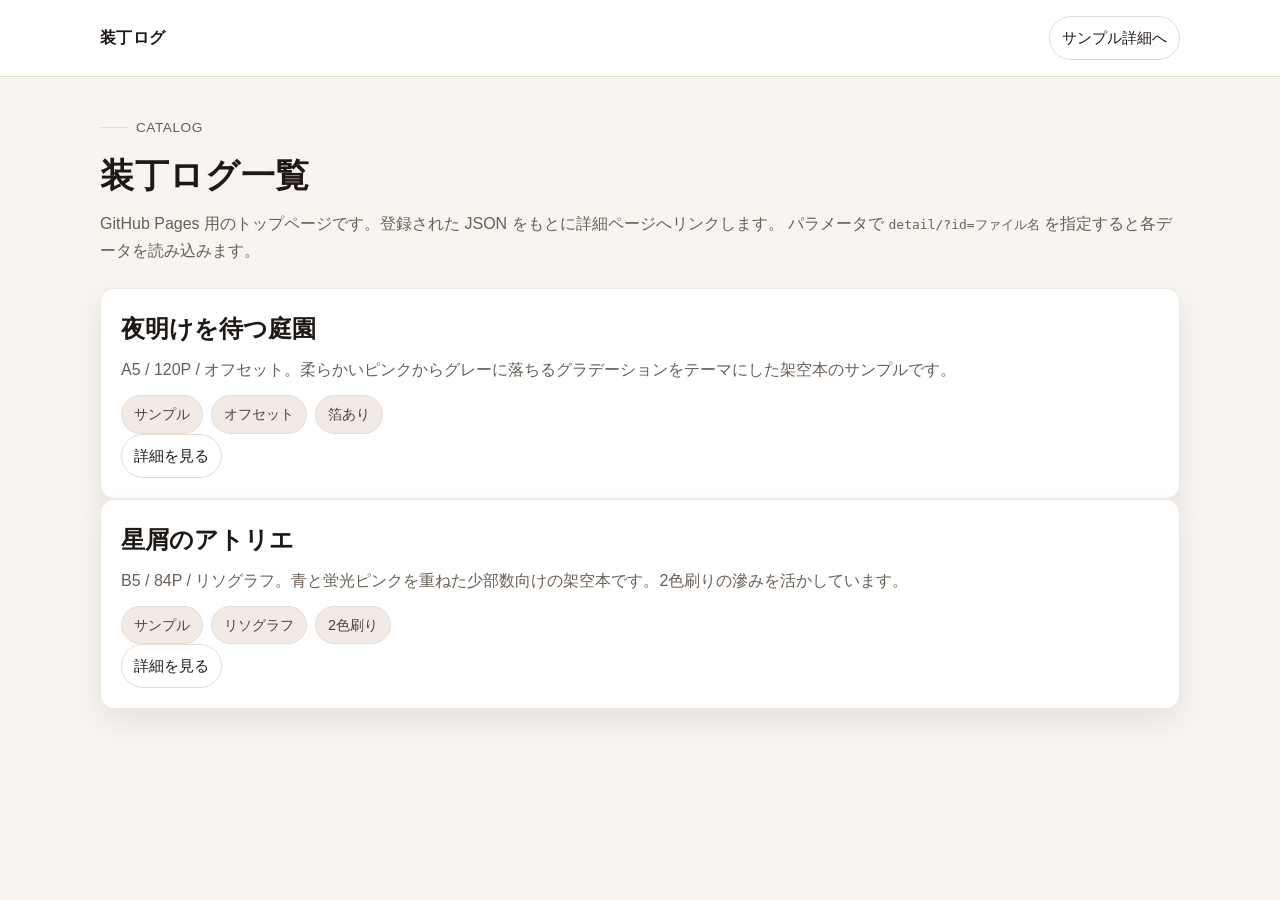
<file: index.html>
<!DOCTYPE html>
<html lang="ja">
  <head>
    <meta charset="UTF-8" />
    <meta name="viewport" content="width=device-width, initial-scale=1.0" />
    <title>装丁ログ</title>
    <link rel="stylesheet" href="css/style.css" />
  </head>
  <body>
    <header class="site-header">
      <div class="container inner">
        <div class="brand">装丁ログ</div>
        <a class="nav-link" href="detail/">サンプル詳細へ</a>
      </div>
    </header>

    <main class="page container">
      <span class="eyebrow">Catalog</span>
      <h1>装丁ログ一覧</h1>
      <p class="lead">
        GitHub Pages 用のトップページです。登録された JSON をもとに詳細ページへリンクします。
        パラメータで <code>detail/?id=ファイル名</code> を指定すると各データを読み込みます。
      </p>

      <div id="entry-list"></div>
    </main>
    <script>
      const listEl = document.getElementById("entry-list");

      const renderEntries = (entries = []) => {
        listEl.replaceChildren();
        if (!entries.length) {
          const empty = document.createElement("p");
          empty.textContent = "まだエントリがありません。detail/ に JSON を追加してください。";
          listEl.appendChild(empty);
          return;
        }

        entries.forEach((item) => {
          const card = document.createElement("div");
          card.className = "card";

          const title = document.createElement("h2");
          title.style.margin = "0 0 6px";
          title.textContent = item.title || "無題";

          const meta = document.createElement("p");
          meta.className = "lead";
          meta.style.margin = "0 0 10px";
          meta.textContent = item.lead || "";

          const tags = document.createElement("div");
          tags.className = "tag-list";
          (item.tags || []).forEach((tag) => {
            const t = document.createElement("span");
            t.className = "tag";
            t.textContent = tag;
            tags.appendChild(t);
          });

          const link = document.createElement("a");
          link.className = "nav-link";
          const param = item.data || item.id || "detail";
          link.href = `detail/?id=${encodeURIComponent(param)}`;
          link.textContent = "詳細を見る";

          card.append(title, meta, tags, link);
          listEl.appendChild(card);
        });
      };

      const fetchList = async () => {
        try {
          const res = await fetch("detail/list.json");
          if (!res.ok) throw new Error(`status: ${res.status}`);
          const data = await res.json();
          renderEntries(Array.isArray(data) ? data : data.items || []);
        } catch (err) {
          console.error("一覧の読み込みに失敗しました", err);
          renderEntries([]);
        }
      };

      document.addEventListener("DOMContentLoaded", fetchList);
    </script>
  </body>
</html>
</file>
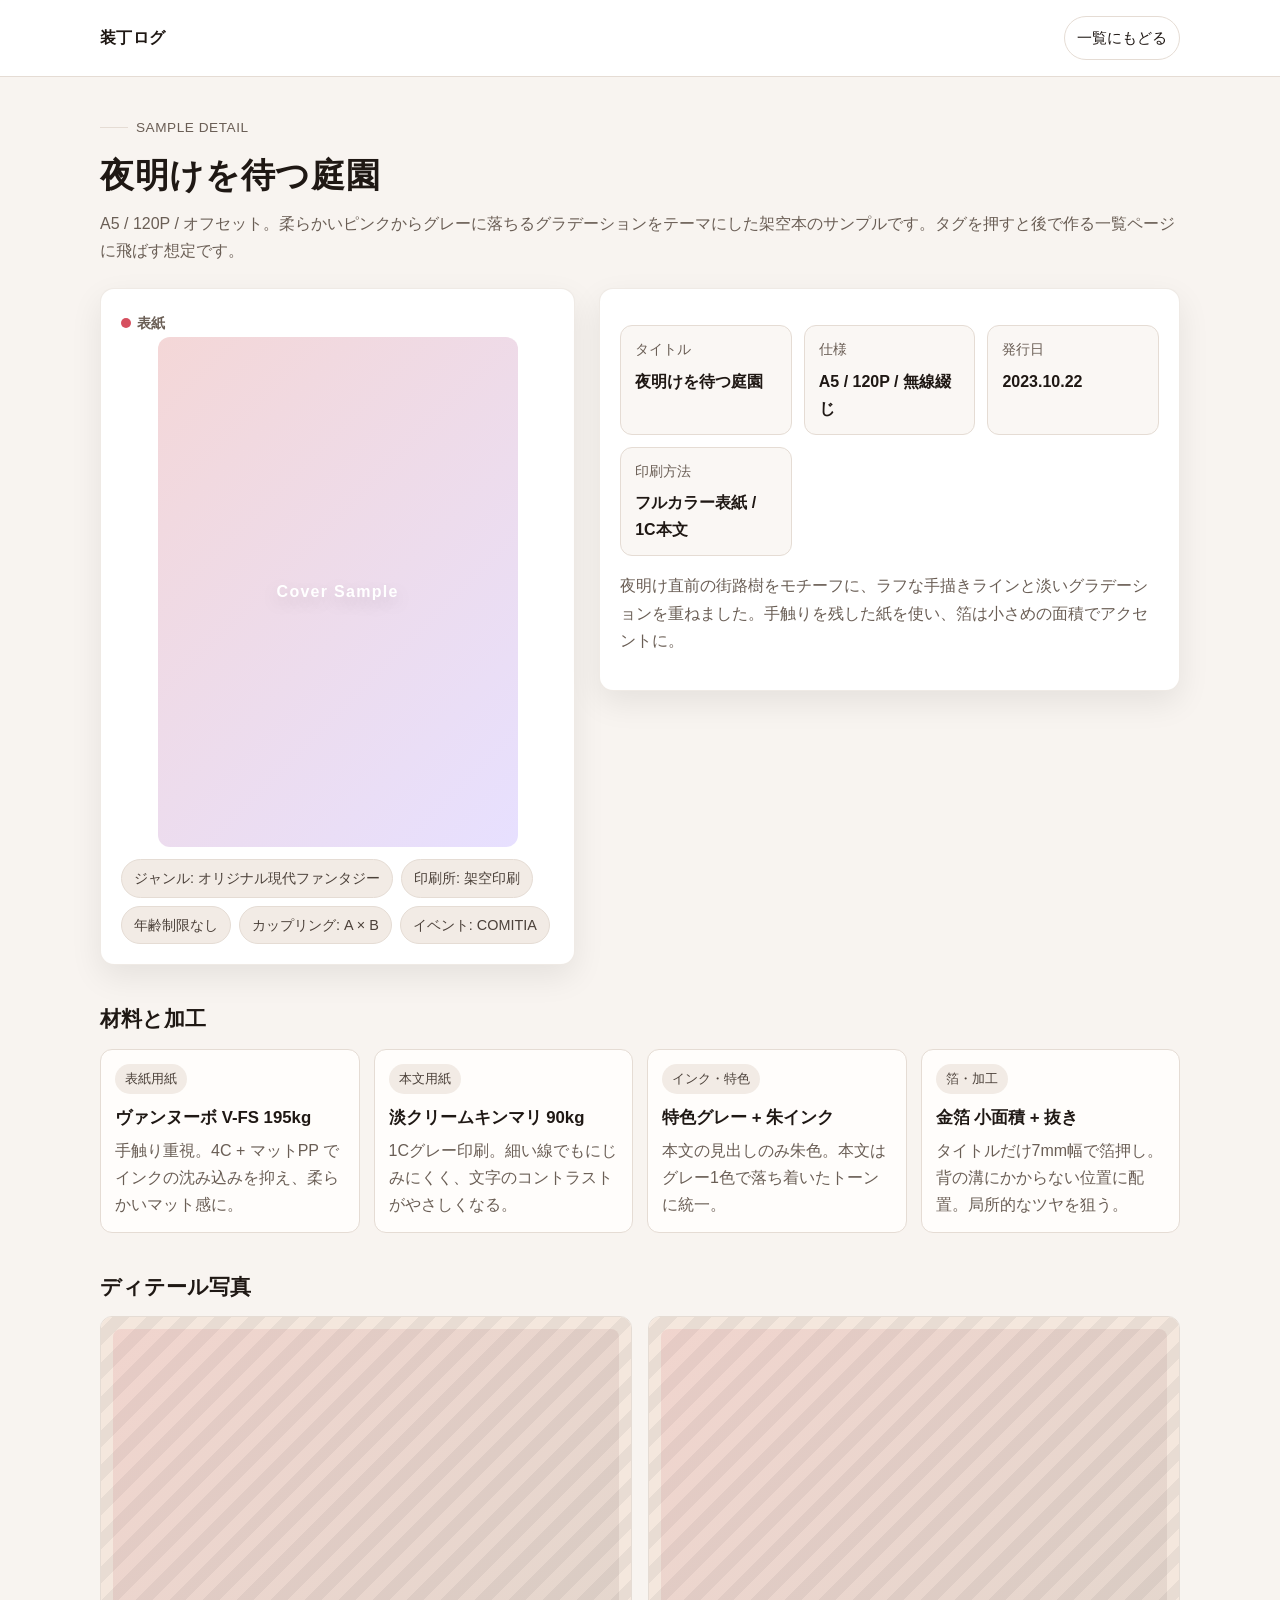
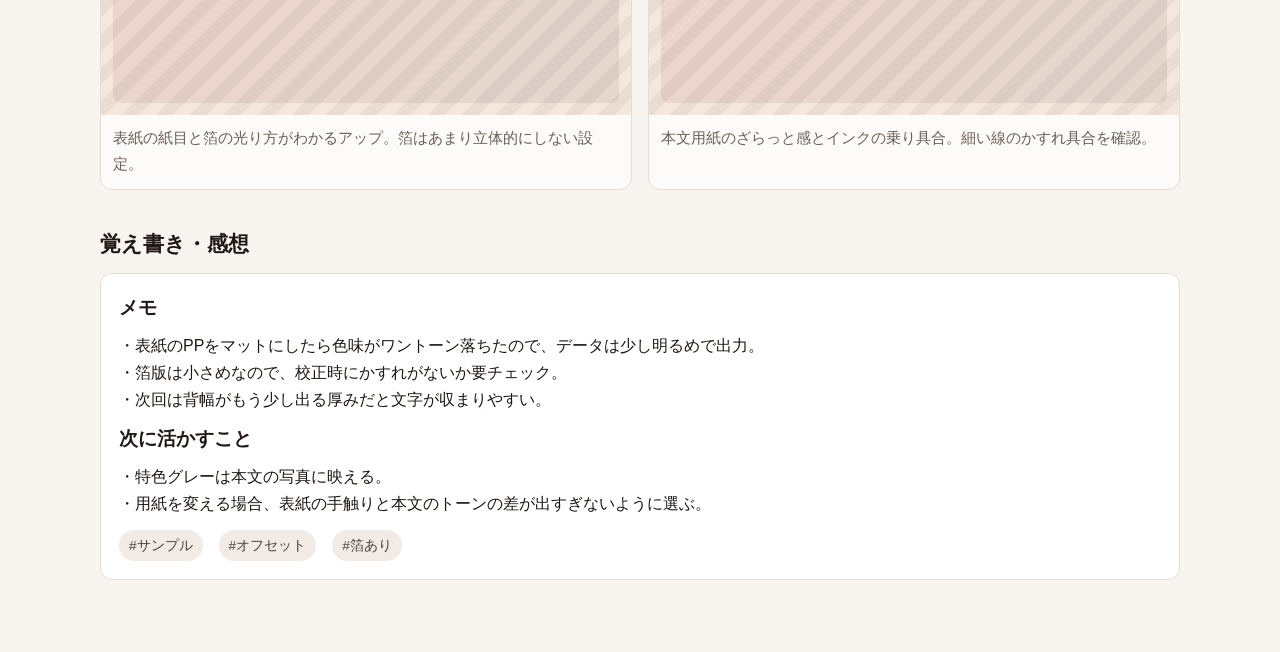
<file: detail/index.html>
<!DOCTYPE html>
<html lang="ja">
  <head>
    <meta charset="UTF-8" />
    <meta name="viewport" content="width=device-width, initial-scale=1.0" />
    <title>装丁ログ | 詳細サンプル</title>
    <link rel="stylesheet" href="../css/style.css" />
  </head>
  <body>
    <header class="site-header">
      <div class="container inner">
        <div class="brand">装丁ログ</div>
        <a class="nav-link" href="../index.html">一覧にもどる</a>
      </div>
    </header>

    <main class="page container">
      <span class="eyebrow" id="eyebrow"></span>
      <h1 id="title"></h1>
      <p class="lead" id="lead"></p>

      <div class="hero-grid">
        <div class="card">
          <div class="cover-label" id="cover-label"></div>
          <figure class="cover-image" id="cover-image" aria-label="">
            <span class="placeholder-text" id="cover-placeholder">Loading...</span>
          </figure>
          <div class="tag-list" id="tag-list" aria-label="タグ一覧"></div>
        </div>

        <div class="card">
          <dl class="meta-block" id="meta-block" aria-label="基本情報"></dl>
          <p class="summary" id="summary"></p>
        </div>
      </div>

      <section class="section">
        <h2>材料と加工</h2>
        <div class="material-grid" id="material-grid"></div>
      </section>

      <section class="section">
        <h2>ディテール写真</h2>
        <div class="gallery" id="gallery"></div>
      </section>

      <section class="section">
        <h2>覚え書き・感想</h2>
        <div class="notes">
          <h3>メモ</h3>
          <p id="memo"></p>
          <h3>次に活かすこと</h3>
          <p id="next"></p>
          <div class="tag-list" id="chips"></div>
        </div>
      </section>
    </main>
    <script>
      const $ = (id) => document.getElementById(id);

      const renderLines = (target, lines = []) => {
        if (!target) return;
        target.replaceChildren();
        lines.forEach((line, index) => {
          const span = document.createElement("span");
          span.textContent = `・${line}`;
          target.appendChild(span);
          if (index !== lines.length - 1) {
            target.appendChild(document.createElement("br"));
          }
        });
      };

      const renderTags = (target, tags = []) => {
        if (!target) return;
        target.replaceChildren();
        tags.forEach((tag) => {
          const el = document.createElement(tag.href ? "a" : "span");
          el.className = "tag";
          el.textContent = tag.text;
          if (tag.href) el.href = tag.href;
          target.appendChild(el);
        });
      };

      const renderMeta = (target, items = []) => {
        if (!target) return;
        target.replaceChildren();
        items.forEach((item) => {
          const wrapper = document.createElement("div");
          wrapper.className = "meta-item";

          const dt = document.createElement("dt");
          dt.textContent = item.title;
          const dd = document.createElement("dd");
          dd.textContent = item.value;

          wrapper.appendChild(dt);
          wrapper.appendChild(dd);
          target.appendChild(wrapper);
        });
      };

      const renderMaterials = (target, items = []) => {
        if (!target) return;
        target.replaceChildren();
        items.forEach((item) => {
          const box = document.createElement("div");
          box.className = "material";

          const label = document.createElement("span");
          label.className = "label";
          label.textContent = item.label;

          const name = document.createElement("strong");
          name.textContent = item.name;

          const desc = document.createElement("p");
          desc.textContent = item.description;

          box.append(label, name, desc);
          target.appendChild(box);
        });
      };

      const renderGallery = (target, items = []) => {
        if (!target) return;
        target.replaceChildren();
        items.forEach((item) => {
          const figure = document.createElement("figure");
          const media = document.createElement(item.image ? "img" : "div");

          if (item.image) {
            media.src = item.image;
            media.alt = item.caption || "詳細画像";
          } else {
            media.className = "frame";
            media.setAttribute("aria-hidden", "true");
          }

          const caption = document.createElement("figcaption");
          caption.textContent = item.caption;

          figure.append(media, caption);
          target.appendChild(figure);
        });
      };

      const renderChips = (target, chips = []) => {
        if (!target) return;
        target.replaceChildren();
        chips.forEach((chip) => {
          const el = document.createElement("span");
          el.className = "chip";
          el.textContent = chip;
          target.appendChild(el);
        });
      };

      const renderCover = (cover = {}) => {
        const coverLabel = $("cover-label");
        const coverImage = $("cover-image");
        const placeholder = $("cover-placeholder");
        if (coverLabel) coverLabel.textContent = cover.label || "表紙";
        if (!coverImage) return;

        coverImage.querySelectorAll("img").forEach((img) => img.remove());
        coverImage.setAttribute(
          "aria-label",
          cover.alt || cover.label || "表紙サンプル"
        );

        if (placeholder) {
          placeholder.textContent = cover.placeholder || "Cover";
          placeholder.style.display = cover.image ? "none" : "block";
        }

        if (cover.image) {
          const img = document.createElement("img");
          img.src = cover.image;
          img.alt = cover.alt || cover.label || "表紙";
          coverImage.appendChild(img);
        }
      };

      const renderPage = (data) => {
        if ($("eyebrow")) $("eyebrow").textContent = data.eyebrow || "";
        if ($("title")) $("title").textContent = data.title || "";
        if ($("lead")) $("lead").textContent = data.lead || "";
        if ($("summary")) $("summary").textContent = data.summary || "";

        renderCover(data.cover);
        renderTags($("tag-list"), data.tags);
        renderMeta($("meta-block"), data.meta);
        renderMaterials($("material-grid"), data.materials);
        renderGallery($("gallery"), data.gallery);

        const notes = data.notes || {};
        renderLines($("memo"), notes.memo);
        renderLines($("next"), notes.next);
        renderChips($("chips"), notes.chips);
      };

      const getDataFileName = () => {
        const params = new URLSearchParams(window.location.search);
        const raw =
          params.get("data") || params.get("id") || "detail.json";
        const trimmed = raw.trim();
        const withExt = trimmed.endsWith(".json") ? trimmed : `${trimmed}.json`;
        // guard: only allow simple filenames to avoid path traversal
        return /^[\w.-]+\.json$/.test(withExt) ? withExt : "detail.json";
      };

      const load = async () => {
        const dataFile = getDataFileName();
        try {
          const res = await fetch(dataFile);
          if (!res.ok) throw new Error(`status: ${res.status}`);
          const data = await res.json();
          renderPage(data);
        } catch (err) {
          console.error("detail.json の読み込みに失敗しました", err);
          if ($("title"))
            $("title").textContent = "データを読み込めませんでした";
          if ($("lead"))
            $("lead").textContent = `${dataFile} を確認してください。`;
        }
      };

      document.addEventListener("DOMContentLoaded", load);
    </script>
  </body>
</html>
</file>
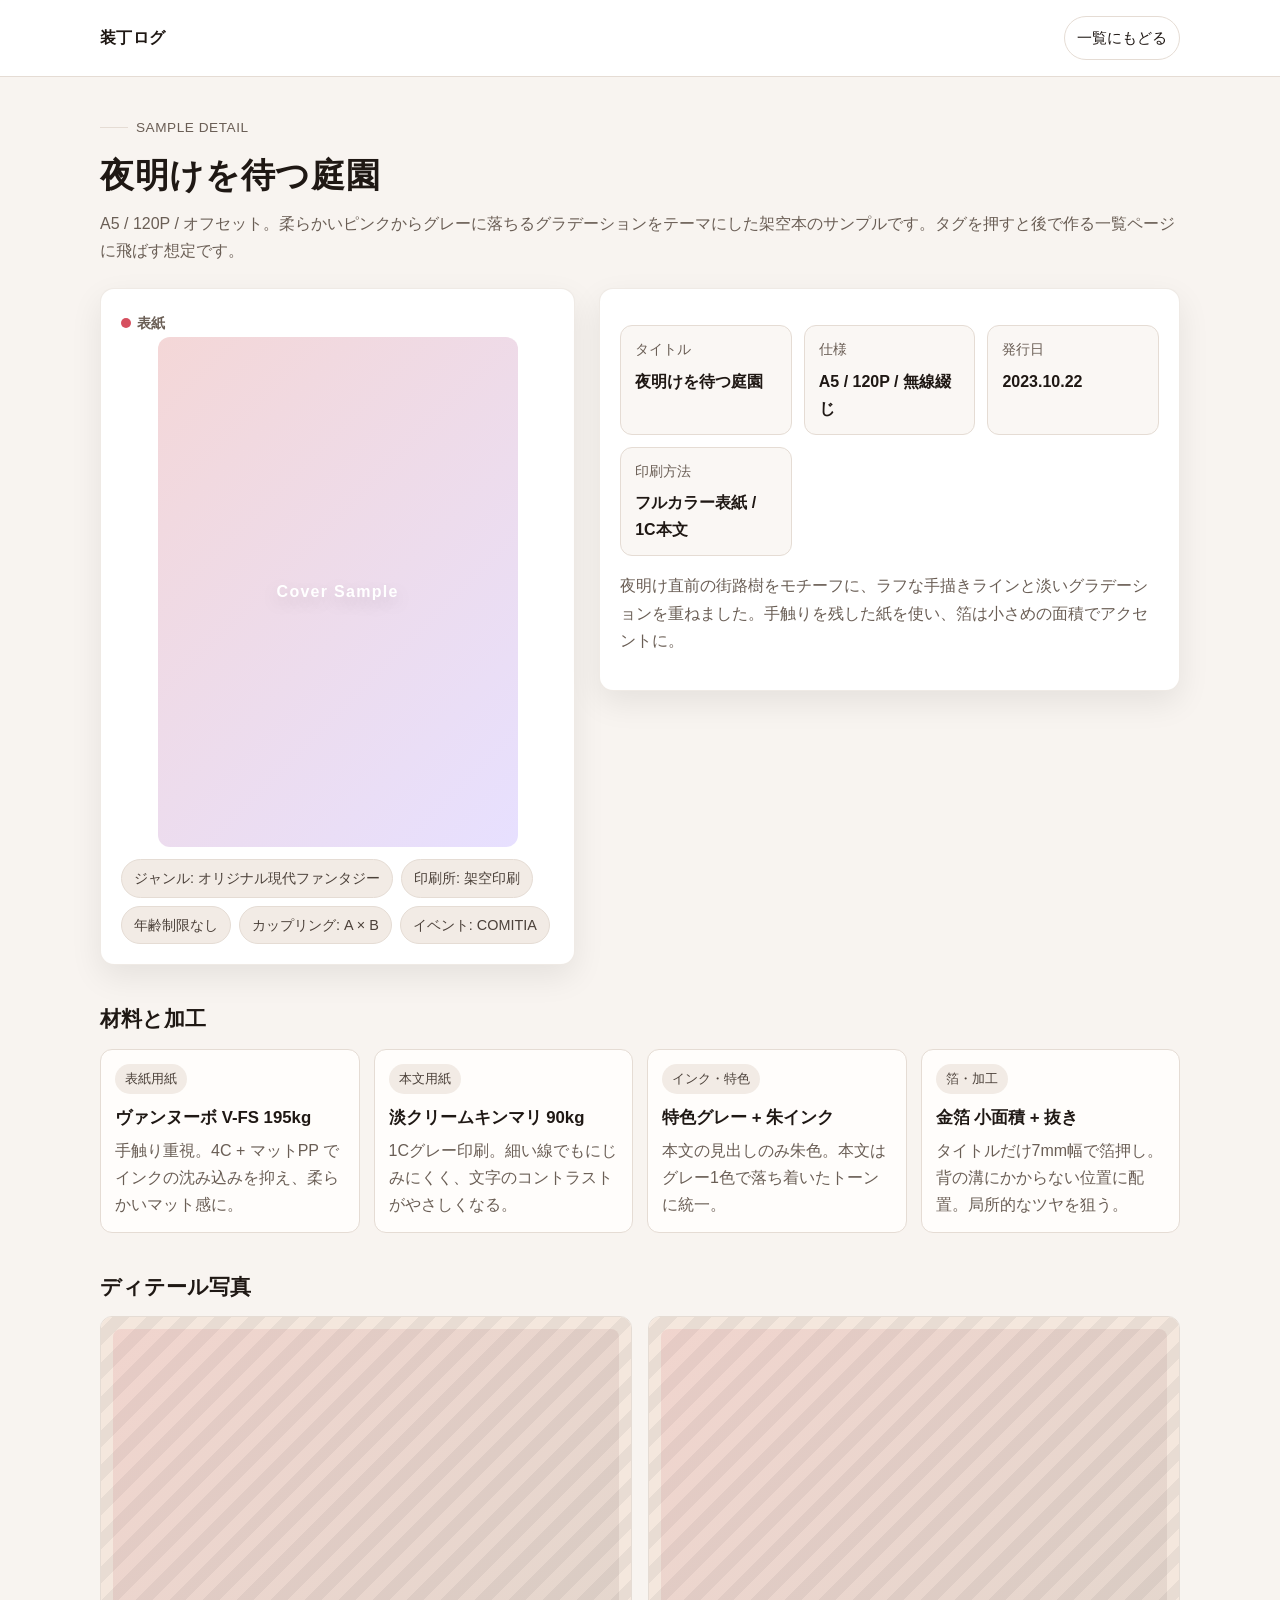
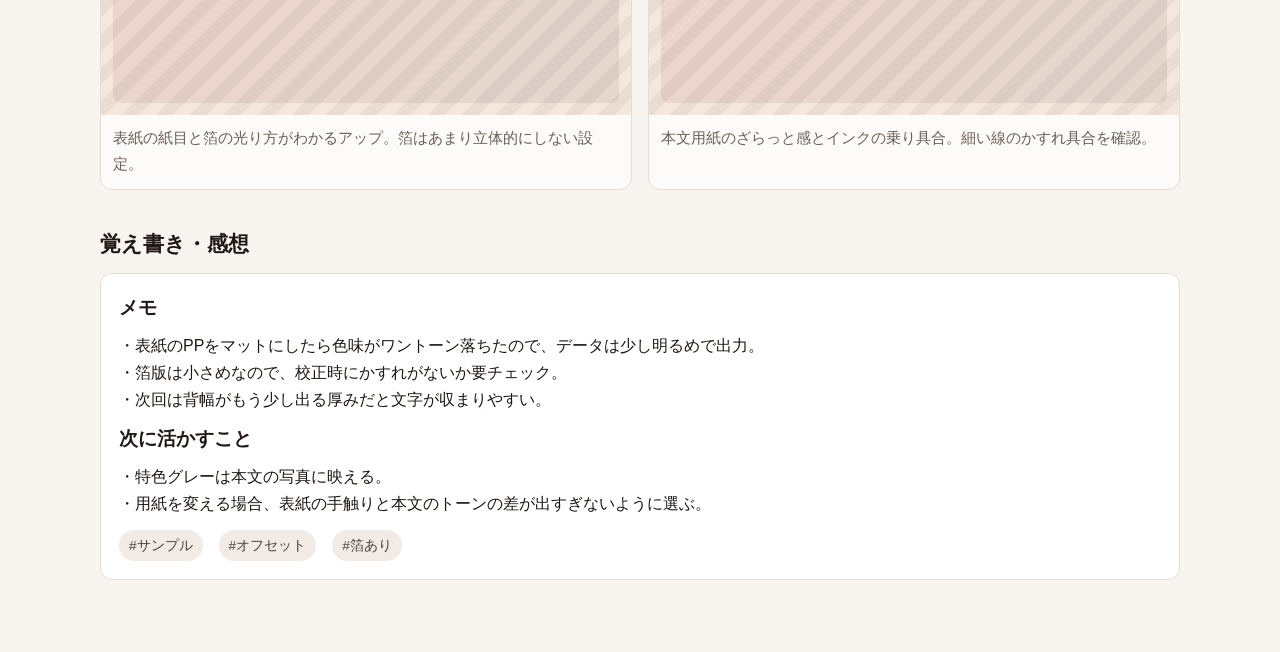
<file: html/detail/detail-sample.html>
<!DOCTYPE html>
<html lang="ja">
  <head>
    <meta charset="UTF-8" />
    <meta name="viewport" content="width=device-width, initial-scale=1.0" />
    <title>装丁ログ | 詳細サンプル</title>
    <link rel="stylesheet" href="../../css/style.css" />
  </head>
  <body>
    <header class="site-header">
      <div class="container inner">
        <div class="brand">装丁ログ</div>
        <a class="nav-link" href="../index.html">一覧にもどる</a>
      </div>
    </header>

    <main class="page container">
      <span class="eyebrow" id="eyebrow"></span>
      <h1 id="title"></h1>
      <p class="lead" id="lead"></p>

      <div class="hero-grid">
        <div class="card">
          <div class="cover-label" id="cover-label"></div>
          <figure class="cover-image" id="cover-image" aria-label="">
            <span class="placeholder-text" id="cover-placeholder">Loading...</span>
          </figure>
          <div class="tag-list" id="tag-list" aria-label="タグ一覧"></div>
        </div>

        <div class="card">
          <dl class="meta-block" id="meta-block" aria-label="基本情報"></dl>
          <p class="summary" id="summary"></p>
        </div>
      </div>

      <section class="section">
        <h2>材料と加工</h2>
        <div class="material-grid" id="material-grid"></div>
      </section>

      <section class="section">
        <h2>ディテール写真</h2>
        <div class="gallery" id="gallery"></div>
      </section>

      <section class="section">
        <h2>覚え書き・感想</h2>
        <div class="notes">
          <h3>メモ</h3>
          <p id="memo"></p>
          <h3>次に活かすこと</h3>
          <p id="next"></p>
          <div class="tag-list" id="chips"></div>
        </div>
      </section>
    </main>
    <script>
      const $ = (id) => document.getElementById(id);

      const renderLines = (target, lines = []) => {
        if (!target) return;
        target.replaceChildren();
        lines.forEach((line, index) => {
          const span = document.createElement("span");
          span.textContent = `・${line}`;
          target.appendChild(span);
          if (index !== lines.length - 1) {
            target.appendChild(document.createElement("br"));
          }
        });
      };

      const renderTags = (target, tags = []) => {
        if (!target) return;
        target.replaceChildren();
        tags.forEach((tag) => {
          const el = document.createElement(tag.href ? "a" : "span");
          el.className = "tag";
          el.textContent = tag.text;
          if (tag.href) el.href = tag.href;
          target.appendChild(el);
        });
      };

      const renderMeta = (target, items = []) => {
        if (!target) return;
        target.replaceChildren();
        items.forEach((item) => {
          const wrapper = document.createElement("div");
          wrapper.className = "meta-item";

          const dt = document.createElement("dt");
          dt.textContent = item.title;
          const dd = document.createElement("dd");
          dd.textContent = item.value;

          wrapper.appendChild(dt);
          wrapper.appendChild(dd);
          target.appendChild(wrapper);
        });
      };

      const renderMaterials = (target, items = []) => {
        if (!target) return;
        target.replaceChildren();
        items.forEach((item) => {
          const box = document.createElement("div");
          box.className = "material";

          const label = document.createElement("span");
          label.className = "label";
          label.textContent = item.label;

          const name = document.createElement("strong");
          name.textContent = item.name;

          const desc = document.createElement("p");
          desc.textContent = item.description;

          box.append(label, name, desc);
          target.appendChild(box);
        });
      };

      const renderGallery = (target, items = []) => {
        if (!target) return;
        target.replaceChildren();
        items.forEach((item) => {
          const figure = document.createElement("figure");
          const media = document.createElement(item.image ? "img" : "div");

          if (item.image) {
            media.src = item.image;
            media.alt = item.caption || "詳細画像";
          } else {
            media.className = "frame";
            media.setAttribute("aria-hidden", "true");
          }

          const caption = document.createElement("figcaption");
          caption.textContent = item.caption;

          figure.append(media, caption);
          target.appendChild(figure);
        });
      };

      const renderChips = (target, chips = []) => {
        if (!target) return;
        target.replaceChildren();
        chips.forEach((chip) => {
          const el = document.createElement("span");
          el.className = "chip";
          el.textContent = chip;
          target.appendChild(el);
        });
      };

      const renderCover = (cover = {}) => {
        const coverLabel = $("cover-label");
        const coverImage = $("cover-image");
        const placeholder = $("cover-placeholder");
        if (coverLabel) coverLabel.textContent = cover.label || "表紙";
        if (!coverImage) return;

        coverImage.querySelectorAll("img").forEach((img) => img.remove());
        coverImage.setAttribute(
          "aria-label",
          cover.alt || cover.label || "表紙サンプル"
        );

        if (placeholder) {
          placeholder.textContent = cover.placeholder || "Cover";
          placeholder.style.display = cover.image ? "none" : "block";
        }

        if (cover.image) {
          const img = document.createElement("img");
          img.src = cover.image;
          img.alt = cover.alt || cover.label || "表紙";
          coverImage.appendChild(img);
        }
      };

      const renderPage = (data) => {
        if ($("eyebrow")) $("eyebrow").textContent = data.eyebrow || "";
        if ($("title")) $("title").textContent = data.title || "";
        if ($("lead")) $("lead").textContent = data.lead || "";
        if ($("summary")) $("summary").textContent = data.summary || "";

        renderCover(data.cover);
        renderTags($("tag-list"), data.tags);
        renderMeta($("meta-block"), data.meta);
        renderMaterials($("material-grid"), data.materials);
        renderGallery($("gallery"), data.gallery);

        const notes = data.notes || {};
        renderLines($("memo"), notes.memo);
        renderLines($("next"), notes.next);
        renderChips($("chips"), notes.chips);
      };

      const load = async () => {
        try {
          const res = await fetch("detail.json");
          if (!res.ok) throw new Error(`status: ${res.status}`);
          const data = await res.json();
          renderPage(data);
        } catch (err) {
          console.error("detail.json の読み込みに失敗しました", err);
          if ($("title"))
            $("title").textContent = "データを読み込めませんでした";
          if ($("lead")) $("lead").textContent = "detail.json を確認してください。";
        }
      };

      document.addEventListener("DOMContentLoaded", load);
    </script>
  </body>
</html>
</file>
<file: css/style.css>
/* Base */
:root {
  --bg: #f8f4f0;
  --surface: #ffffff;
  --ink: #1f1814;
  --muted: #6a5e55;
  --accent: #d64f5f;
  --line: #e5dcd4;
  --shadow: 0 12px 32px rgba(0, 0, 0, 0.08);
  --radius: 14px;
}

*,
*::before,
*::after {
  box-sizing: border-box;
}

body {
  margin: 0;
  font-family: "Noto Sans JP", "Helvetica Neue", Arial, sans-serif;
  background: var(--bg);
  color: var(--ink);
  line-height: 1.7;
  -webkit-font-smoothing: antialiased;
}

a {
  color: inherit;
  text-decoration: none;
}

a:hover {
  color: var(--accent);
}

img {
  display: block;
  max-width: 100%;
  height: auto;
}

.container {
  max-width: 1080px;
  margin: 0 auto;
  padding: 0 20px;
}

/* Header */
.site-header {
  border-bottom: 1px solid var(--line);
  background: rgba(255, 255, 255, 0.94);
  backdrop-filter: blur(6px);
}

.site-header .inner {
  display: flex;
  align-items: center;
  justify-content: space-between;
  gap: 12px;
  padding: 16px 0;
}

.brand {
  font-weight: 700;
  letter-spacing: 0.02em;
}

.nav-link {
  display: inline-flex;
  align-items: center;
  gap: 6px;
  font-size: 0.95rem;
  padding: 8px 12px;
  border-radius: 999px;
  border: 1px solid var(--line);
  background: #fff;
}

.nav-link:hover {
  border-color: var(--accent);
}

/* Layout */
.page {
  padding: 32px 0 72px;
}

.eyebrow {
  display: inline-flex;
  align-items: center;
  gap: 8px;
  font-size: 0.85rem;
  letter-spacing: 0.04em;
  color: var(--muted);
  text-transform: uppercase;
}

.eyebrow::before {
  content: "";
  width: 28px;
  height: 1px;
  background: var(--line);
  display: inline-block;
}

h1 {
  margin: 8px 0 6px;
  font-size: clamp(1.6rem, 2vw + 1rem, 2.1rem);
  letter-spacing: 0.02em;
}

.lead {
  margin: 0 0 24px;
  color: var(--muted);
}

.hero-grid {
  display: grid;
  grid-template-columns: minmax(260px, 0.9fr) minmax(0, 1.1fr);
  gap: 24px;
  align-items: start;
}

.card {
  background: var(--surface);
  border-radius: var(--radius);
  padding: 20px;
  box-shadow: var(--shadow);
  border: 1px solid rgba(229, 220, 212, 0.6);
}

.cover-image {
  position: relative;
  width: 100%;
  max-width: 360px;
  aspect-ratio: 148 / 210; /* A5縦（幅:高さ） */
  border-radius: 12px;
  overflow: hidden;
  background: linear-gradient(135deg, #f4d7d7, #e7e0ff);
  display: flex;
  align-items: center;
  justify-content: center;
  margin: 0 auto 12px;
}

.cover-image .placeholder-text {
  color: #fff;
  font-weight: 700;
  letter-spacing: 0.08em;
  text-shadow: 0 6px 18px rgba(0, 0, 0, 0.18);
}

.cover-image img {
  width: 100%;
  height: 100%;
  object-fit: cover;
}

.cover-label {
  display: inline-flex;
  align-items: center;
  gap: 6px;
  font-size: 0.9rem;
  font-weight: 600;
  color: var(--muted);
}

.cover-label::before {
  content: "";
  width: 10px;
  height: 10px;
  border-radius: 50%;
  background: var(--accent);
  display: inline-block;
}

.tag-list {
  display: flex;
  flex-wrap: wrap;
  gap: 8px;
  margin-top: 12px;
}

.tag {
  display: inline-flex;
  align-items: center;
  gap: 6px;
  padding: 6px 12px;
  border-radius: 999px;
  font-size: 0.9rem;
  background: #f2ebe5;
  border: 1px solid var(--line);
  color: #4b4039;
  transition: all 0.2s ease;
}

.tag:hover {
  background: #fff;
  border-color: var(--accent);
  color: var(--accent);
}

.meta-block {
  display: grid;
  grid-template-columns: repeat(auto-fit, minmax(160px, 1fr));
  gap: 12px;
  margin-top: 16px;
}

.meta-item {
  padding: 12px 14px;
  border-radius: 12px;
  background: #faf7f4;
  border: 1px solid var(--line);
}

.meta-item dt {
  margin: 0;
  font-size: 0.85rem;
  color: var(--muted);
}

.meta-item dd {
  margin: 6px 0 0;
  font-weight: 600;
}

.summary {
  margin-top: 12px;
  color: var(--muted);
}

.section {
  margin-top: 36px;
}

.section h2 {
  margin: 0 0 12px;
  font-size: 1.3rem;
}

.material-grid {
  display: grid;
  grid-template-columns: repeat(auto-fit, minmax(240px, 1fr));
  gap: 14px;
}

.material {
  padding: 14px;
  border-radius: 12px;
  border: 1px solid var(--line);
  background: #fffdfb;
}

.material .label {
  display: inline-block;
  padding: 4px 10px;
  border-radius: 999px;
  font-size: 0.82rem;
  background: #f2ebe5;
  color: #4b4039;
}

.material strong {
  display: block;
  margin: 10px 0 4px;
  font-size: 1.05rem;
}

.material p {
  margin: 0;
  color: var(--muted);
}

.gallery {
  display: grid;
  grid-template-columns: repeat(auto-fit, minmax(260px, 1fr));
  gap: 16px;
}

.gallery figure {
  margin: 0;
  border-radius: 12px;
  overflow: hidden;
  border: 1px solid var(--line);
  background: #fdfbf9;
}

.gallery .frame {
  width: 100%;
  aspect-ratio: 4 / 3;
  background: repeating-linear-gradient(
    -45deg,
    #f4e7dd,
    #f4e7dd 12px,
    #e8dcd3 12px,
    #e8dcd3 24px
  );
  position: relative;
}

.gallery .frame::after {
  content: "";
  position: absolute;
  inset: 12px;
  background: linear-gradient(135deg, rgba(214, 79, 95, 0.12), rgba(33, 26, 21, 0.08));
  border-radius: 8px;
}

.gallery figcaption {
  padding: 10px 12px 12px;
  color: var(--muted);
  font-size: 0.95rem;
}

.notes {
  padding: 18px;
  border-radius: 12px;
  border: 1px solid var(--line);
  background: #fff;
}

.notes h3 {
  margin: 0 0 8px;
}

.notes p {
  margin: 0 0 10px;
}

.notes .chip {
  display: inline-flex;
  align-items: center;
  gap: 6px;
  padding: 4px 10px;
  border-radius: 999px;
  background: #f2ebe5;
  color: #4b4039;
  font-size: 0.85rem;
  margin-right: 8px;
}

@media (max-width: 900px) {
  .hero-grid {
    grid-template-columns: 1fr;
  }

  .site-header .inner {
    padding: 12px 0;
  }
}

@media (max-width: 600px) {
  .card {
    padding: 16px;
  }

  .material-grid {
    grid-template-columns: 1fr;
  }
}
</file>
